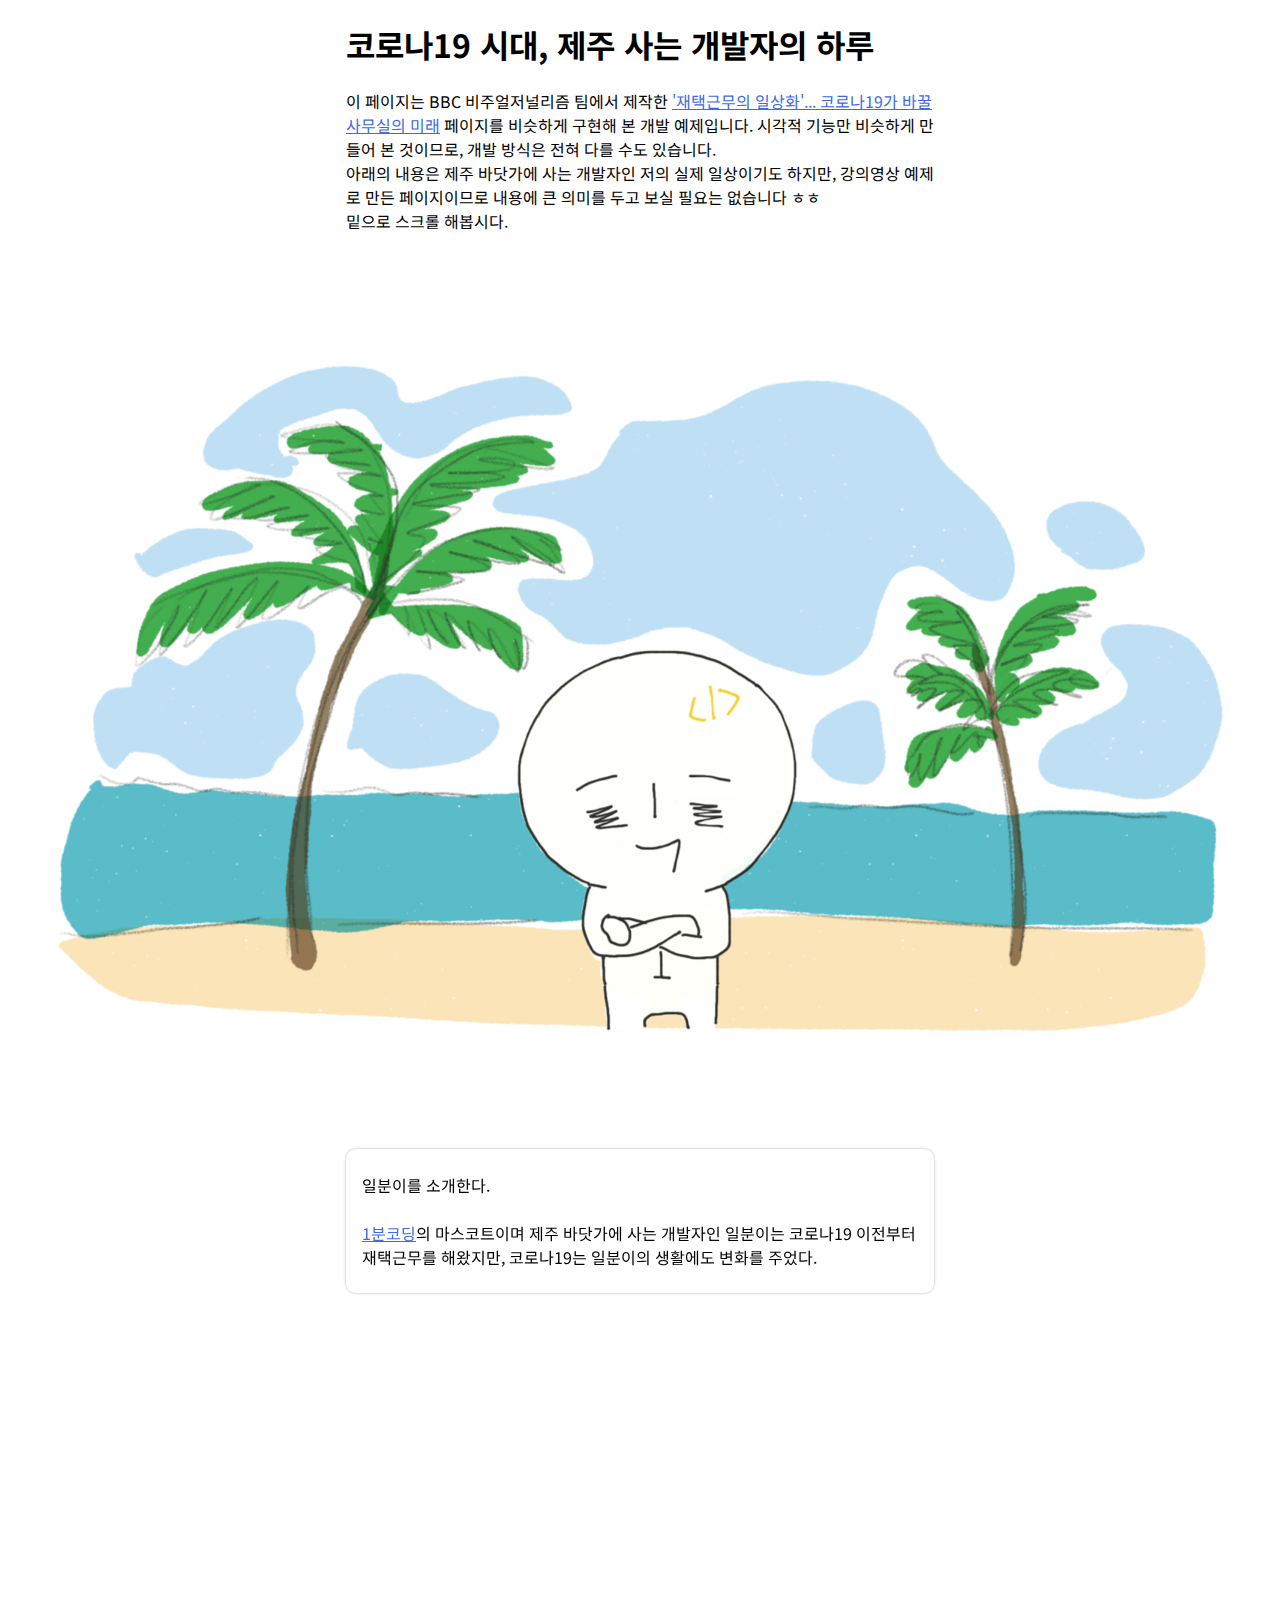
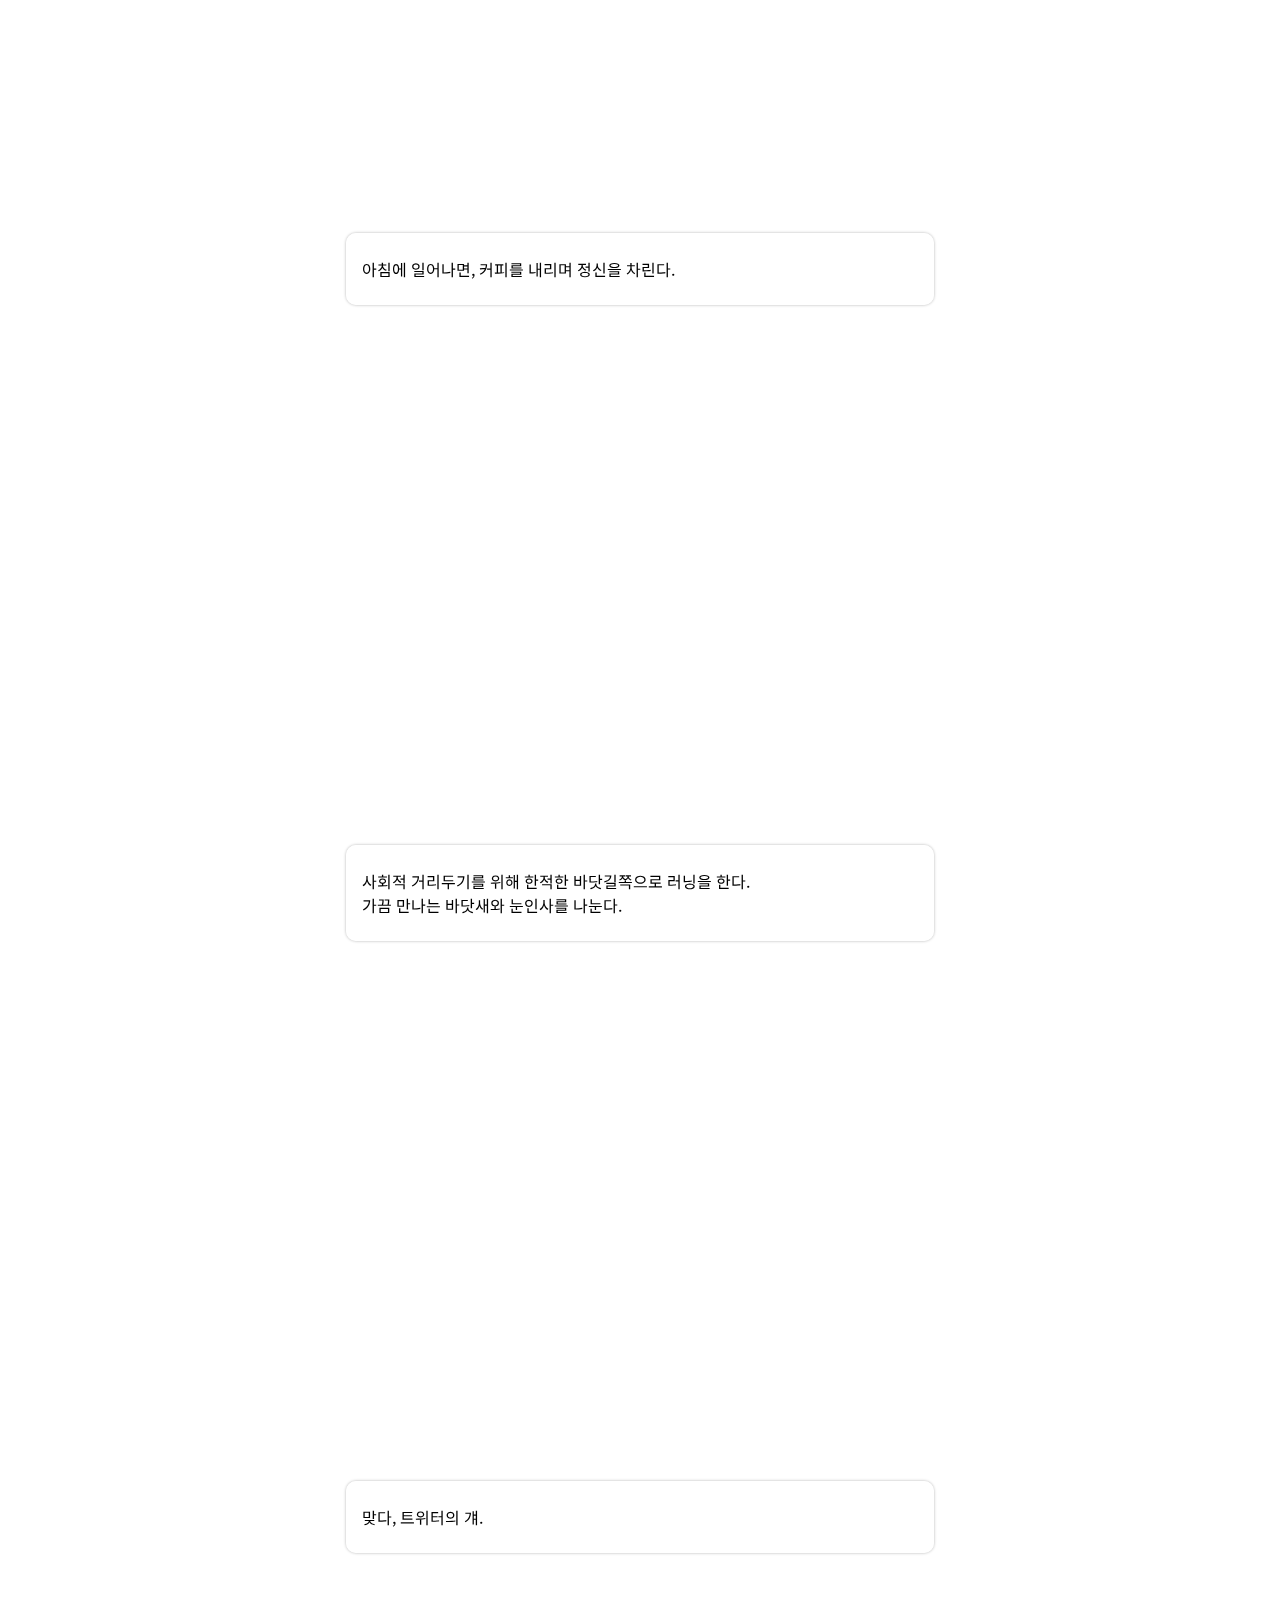
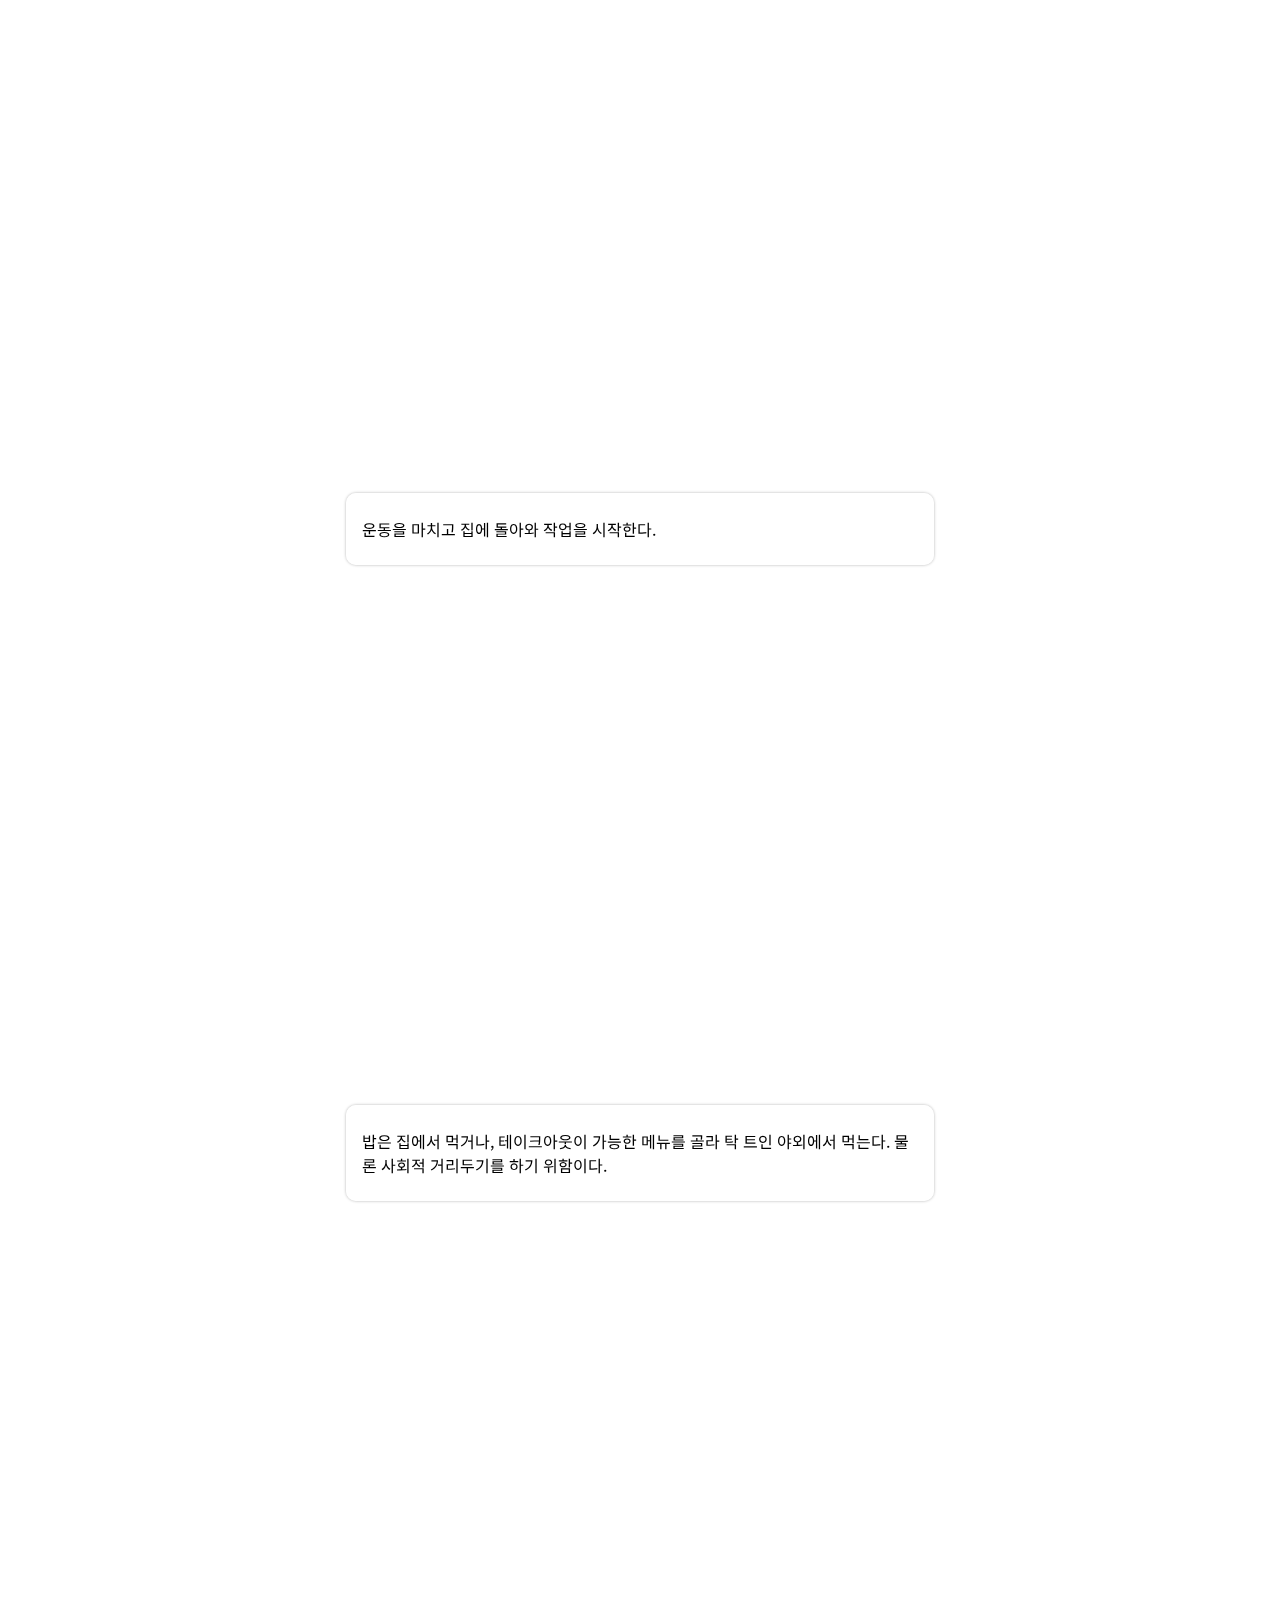
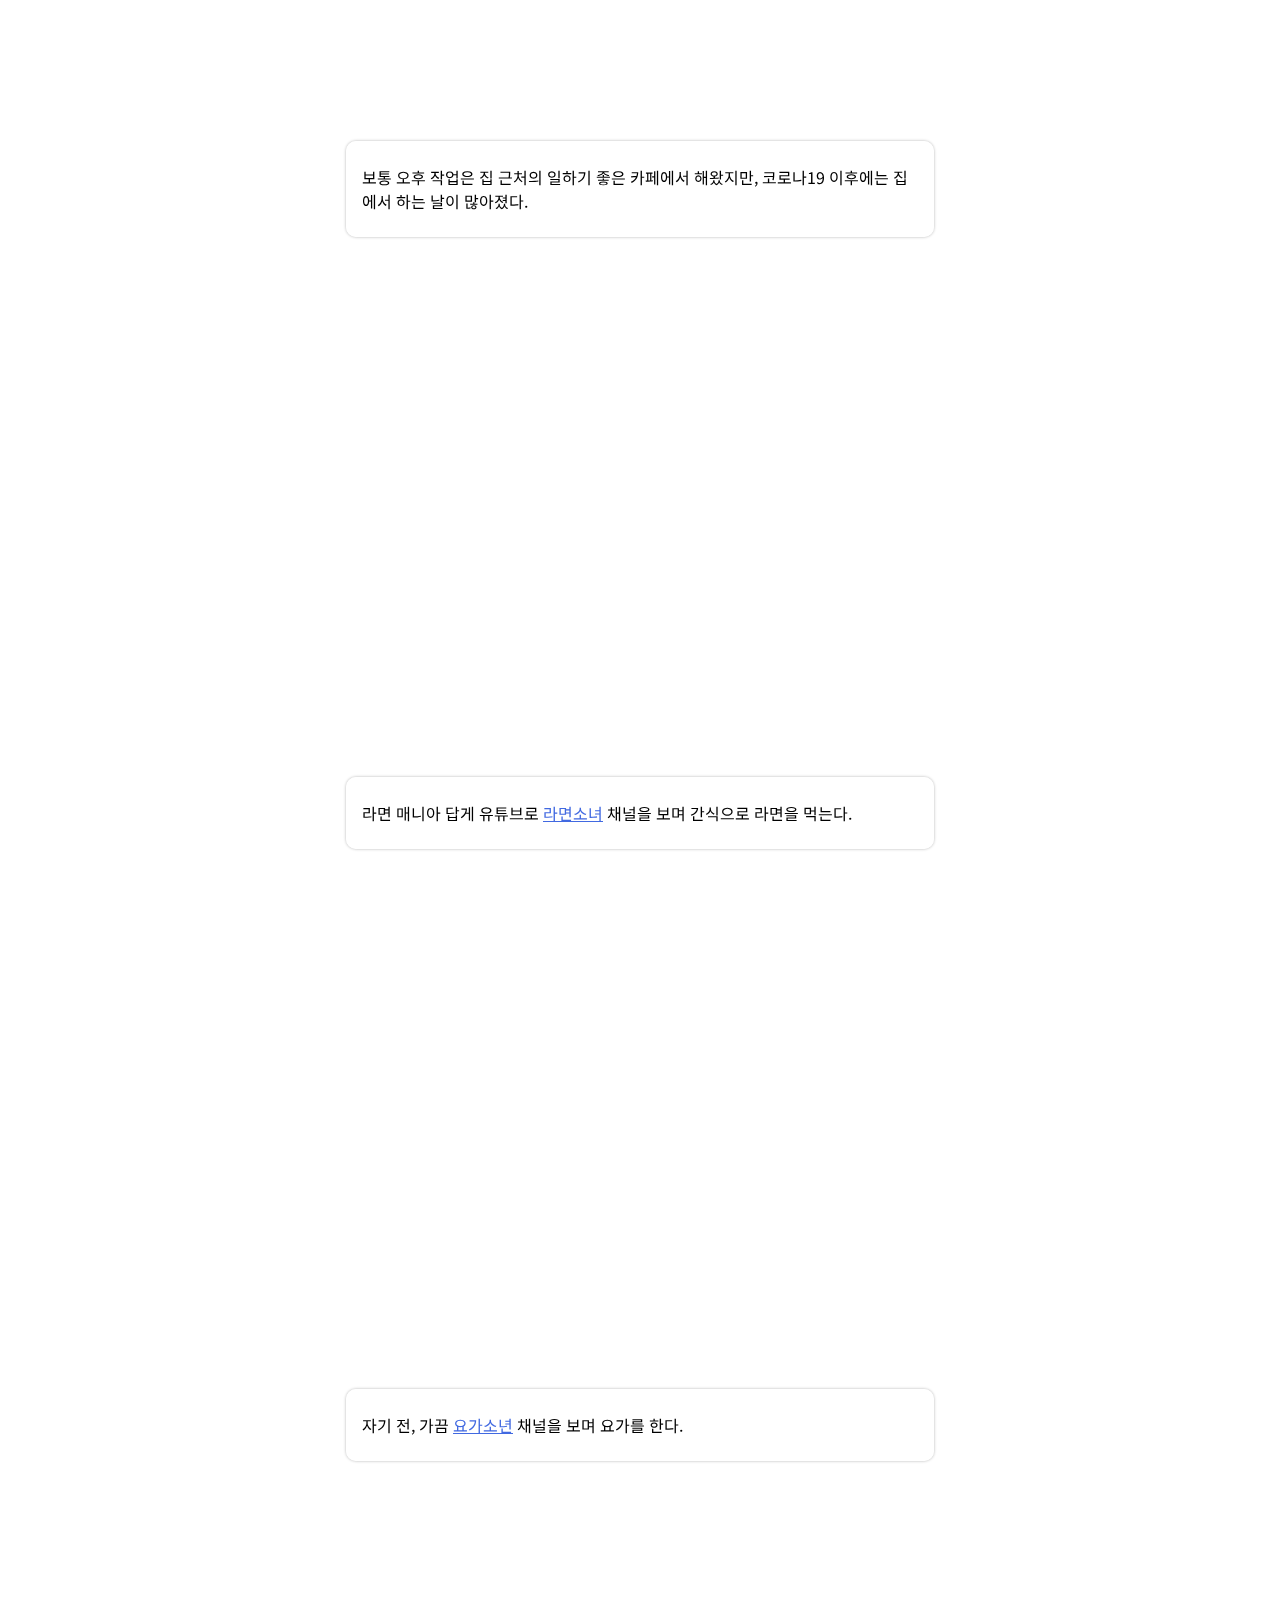
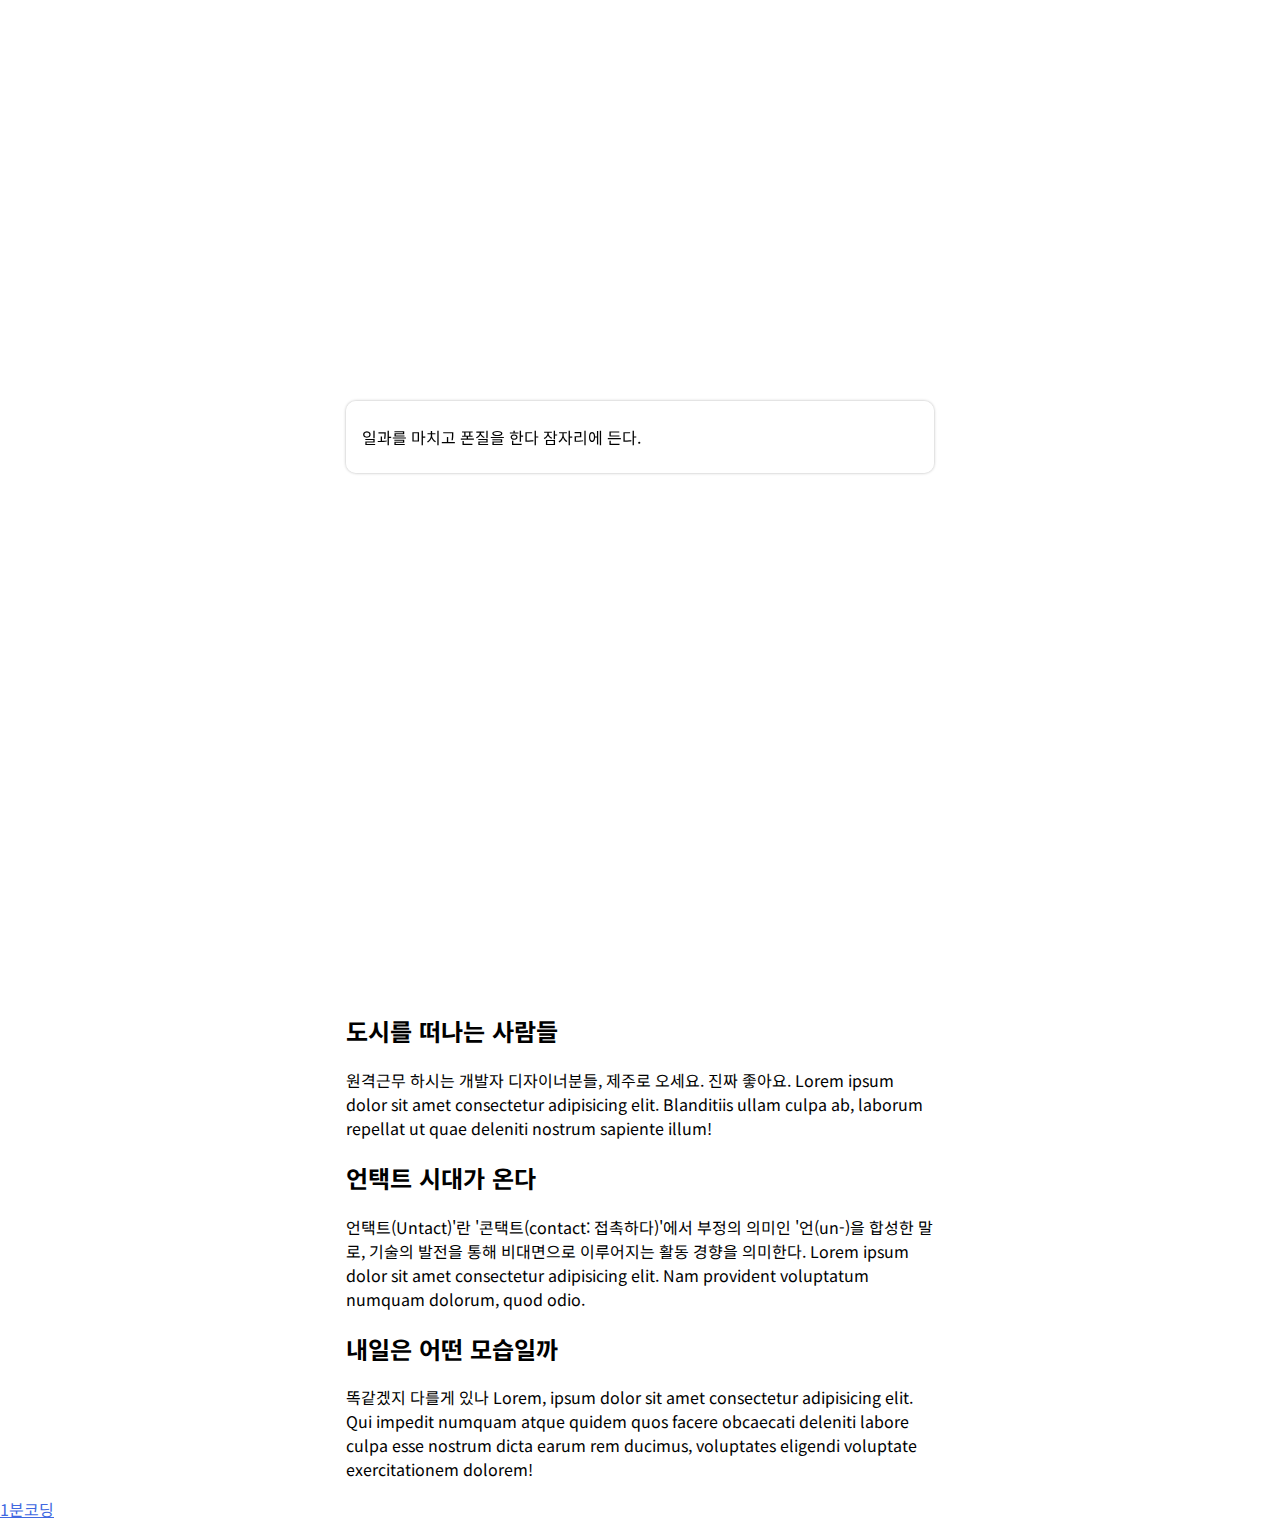
<file: 1mincoding-bbc-covid19/index.html>
<!DOCTYPE html>
<html lang="ko">
<head>
	<meta charset="UTF-8">
	<meta name="viewport" content="width=device-width, initial-scale=1.0">
	<title>1분코딩 예제 - 코로나19 시대, 제주 사는 개발자의 하루</title>
	<link href="https://fonts.googleapis.com/css2?family=Noto+Sans+KR:wght@400;700&display=swap" rel="stylesheet">
	<link rel="stylesheet" href="style.css">
</head>
<body>
	<header class="header">
		<div class="global-width">
			<h1 class="page-title">코로나19 시대, 제주 사는 개발자의 하루</h1>
			<p>
				이 페이지는 BBC 비주얼저널리즘 팀에서 제작한 <a href="https://www.bbc.com/korean/resources/idt-48d3c9a7-4063-4289-9726-611b5ea9d7b5" target="_blank">'재택근무의 일상화'... 코로나19가 바꿀 사무실의 미래</a> 페이지를 비슷하게 구현해 본 개발 예제입니다. 시각적 기능만 비슷하게 만들어 본 것이므로, 개발 방식은 전혀 다를 수도 있습니다.<br>아래의 내용은 제주 바닷가에 사는 개발자인 저의 실제 일상이기도 하지만, 강의영상 예제로 만든 페이지이므로 내용에 큰 의미를 두고 보실 필요는 없습니다 ㅎㅎ<br>밑으로 스크롤 해봅시다.
			</p>
		</div>
	</header>
	<section class="scroll-content">
		<div class="scroll-graphic">
			<div class="graphic-item"><img class="scene-img" src="images/00.png" alt=""></div>
			<div class="graphic-item"><img class="scene-img" src="images/01.png" alt=""></div>
			<div class="graphic-item" data-action="birdFlies">
				<!-- <img class="bird" src="images/bird.gif" alt=""> -->
				<img class="scene-img" src="images/02.png" alt="">
			</div>
			<div class="graphic-item"><img class="scene-img" src="images/bird.gif" alt=""></div>
			<div class="graphic-item"><img class="scene-img" src="images/03.png" alt=""></div>
			<div class="graphic-item" data-action="birdFlies2">
				<!-- <img class="bird" src="images/bird.gif" alt=""> -->
				<img class="scene-img" src="images/04.png" alt="">
			</div>
			<div class="graphic-item"><img class="scene-img" src="images/05.png" alt=""></div>
			<div class="graphic-item"><img class="scene-img" src="images/06.png" alt=""></div>
			<div class="graphic-item"><img class="scene-img" src="images/07.png" alt=""></div>
			<div class="graphic-item"><img class="scene-img" src="images/08.png" alt=""></div>
		</div>
		<div class="scroll-text global-width">
			<div class="step " data-index="1">
				<p>
					일분이를 소개한다.<br><br><a href="https://studiomeal.com" target="_blank">1분코딩</a>의 마스코트이며 제주 바닷가에 사는 개발자인 일분이는 코로나19 이전부터 재택근무를 해왔지만, 코로나19는 일분이의 생활에도 변화를 주었다.
				</p>
			</div>
			<div class="step">
				<p>
					아침에 일어나면, 커피를 내리며 정신을 차린다.
				</p>
			</div>
			<div class="step">
				<p>
					사회적 거리두기를 위해 한적한 바닷길쪽으로 러닝을 한다.<br>가끔 만나는 바닷새와 눈인사를 나눈다.
				</p>
			</div>
			<div class="step">
				<p>
					맞다, 트위터의 걔.
				</p>
			</div>
			<div class="step">
				<p>
					운동을 마치고 집에 돌아와 작업을 시작한다.
				</p>
			</div>
			<div class="step">
				<p>
					밥은 집에서 먹거나, 테이크아웃이 가능한 메뉴를 골라 탁 트인 야외에서 먹는다. 물론 사회적 거리두기를 하기 위함이다.
				</p>
			</div>
			<div class="step">
				<p>
					보통 오후 작업은 집 근처의 일하기 좋은 카페에서 해왔지만, 코로나19 이후에는 집에서 하는 날이 많아졌다.
				</p>
			</div>
			<div class="step">
				<p>
					라면 매니아 답게 유튜브로 <a href="https://www.youtube.com/channel/UCYzTR8jV9_xv1p25N2dNBQQ" target="_blank">라면소녀</a> 채널을 보며 간식으로 라면을 먹는다.
				</p>
			</div>
			<div class="step">
				<p>
					자기 전, 가끔 <a href="https://www.youtube.com/channel/UCkTRKCuFrRiXQm_gMG1uDvg" target="_blank">요가소년</a> 채널을 보며 요가를 한다.
				</p>
			</div>
			<div class="step">
				<p>
					일과를 마치고 <span class="strikethrough">폰질을 한다</span> 잠자리에 든다.
				</p>
			</div>
		</div>
	</section>
	<section class="normal-content global-width">
		<h2>도시를 떠나는 사람들</h2>
		<p>원격근무 하시는 개발자 디자이너분들, 제주로 오세요. 진짜 좋아요. Lorem ipsum dolor sit amet consectetur adipisicing elit. Blanditiis ullam culpa ab, laborum repellat ut quae deleniti nostrum sapiente illum!</p>
		<h2>언택트 시대가 온다</h2>
		<p>언택트(Untact)'란 '콘택트(contact: 접촉하다)'에서 부정의 의미인 '언(un-)을 합성한 말로, 기술의 발전을 통해 비대면으로 이루어지는 활동 경향을 의미한다. Lorem ipsum dolor sit amet consectetur adipisicing elit. Nam provident voluptatum numquam dolorum, quod odio.</p>
		<h2>내일은 어떤 모습일까</h2>
		<p>똑같겠지 다를게 있나 Lorem, ipsum dolor sit amet consectetur adipisicing elit. Qui impedit numquam atque quidem quos facere obcaecati deleniti labore culpa esse nostrum dicta earum rem ducimus, voluptates eligendi voluptate exercitationem dolorem!</p>
	</section>
	<footer class="global-footer">
		<a href="https://www.youtube.com/channel/UC_s1FC7s5YVwDImzv-WG93Q" target="blank">1분코딩</a>
	</footer>

	<script src="main.js"></script>
</body>
</html>
</file>
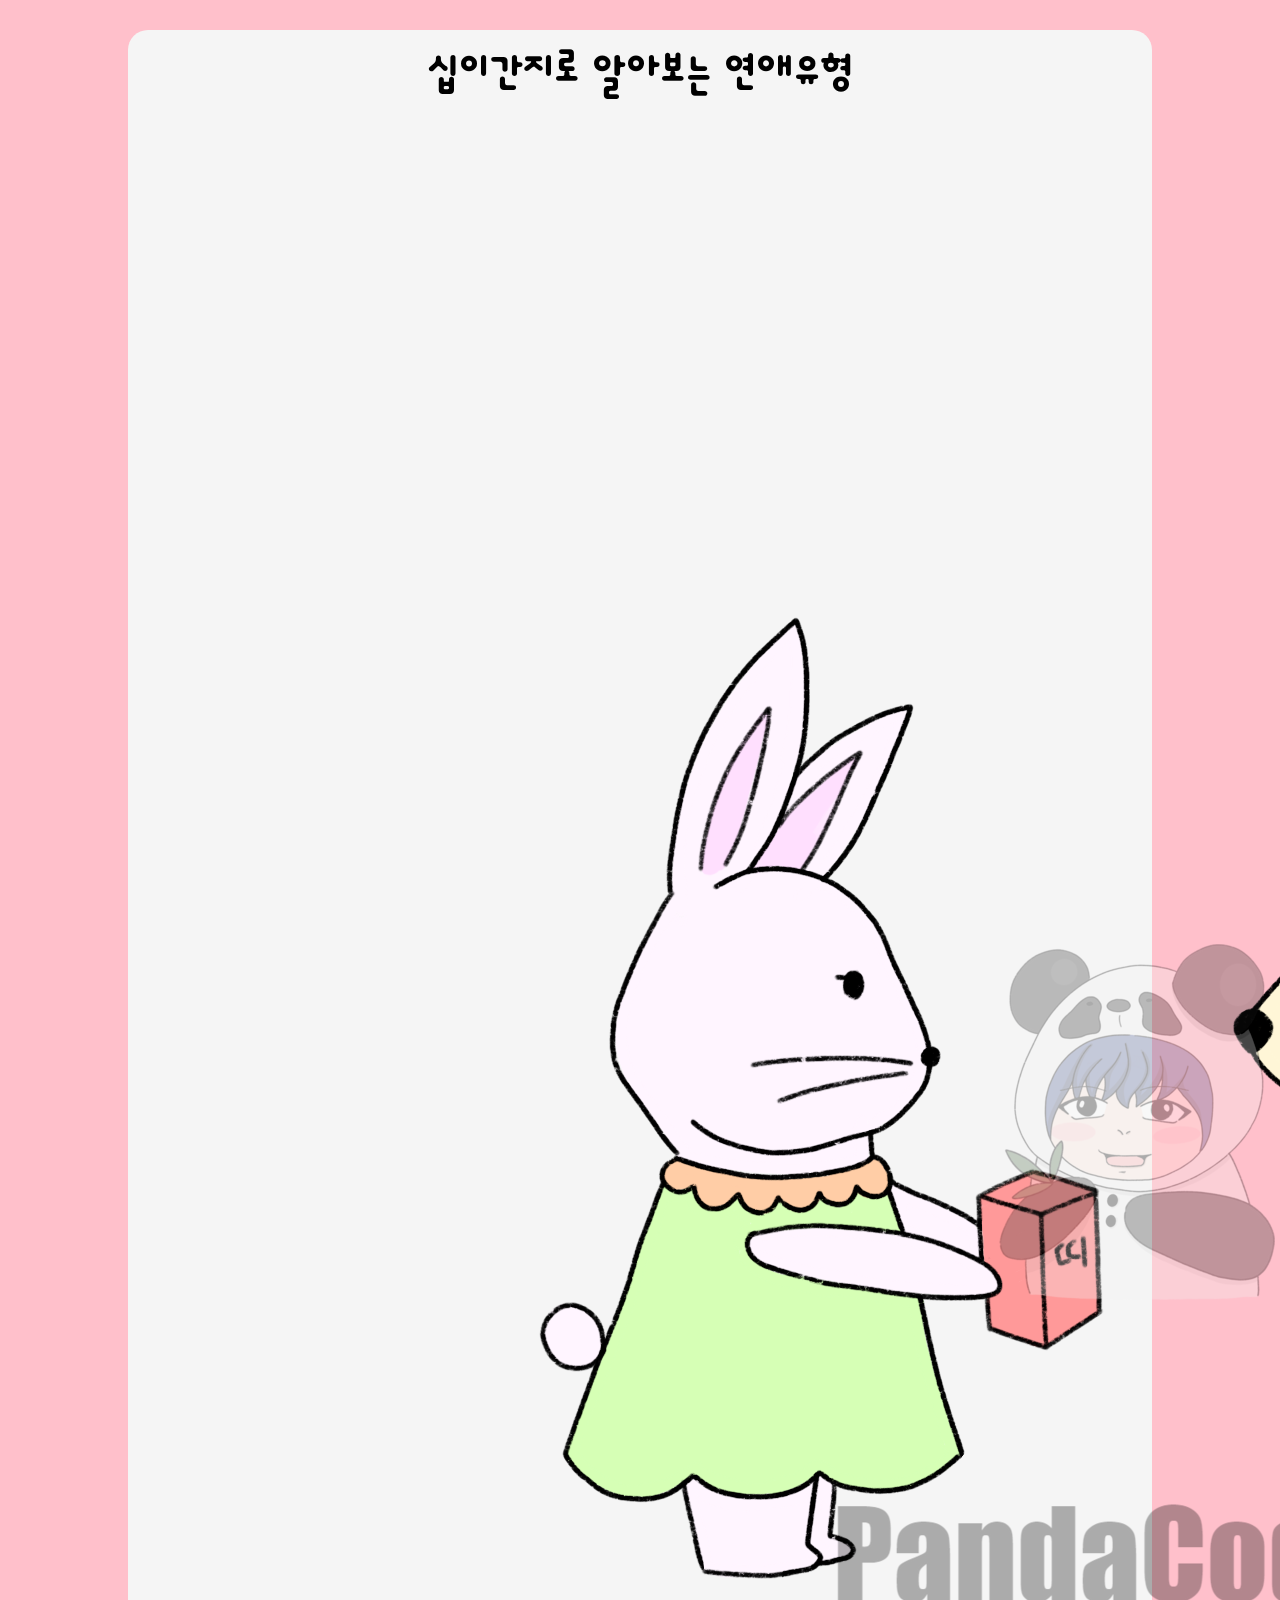
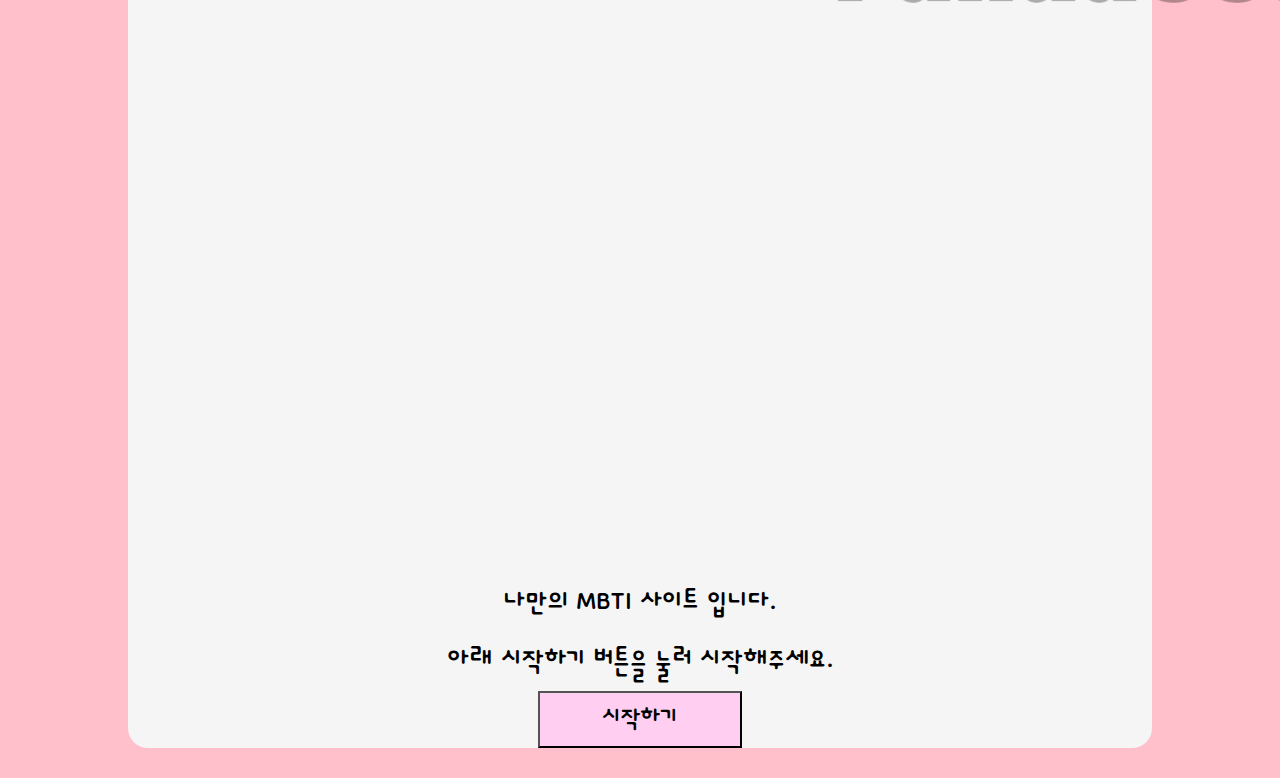
<file: twelvelovetype_Study/index.html>
<!DOCTYPE html>
<html lang="ko">
<head>
    <meta charset="UTF-8">
    <meta http-equiv="X-UA-Compatible" content="IE=edge">
    <meta name="viewport" content="width=device-width, initial-scale=1.0">
    <link href="https://cdn.jsdelivr.net/npm/bootstrap@5.2.2/dist/css/bootstrap.min.css" rel="stylesheet"
        integrity="sha384-Zenh87qX5JnK2Jl0vWa8Ck2rdkQ2Bzep5IDxbcnCeuOxjzrPF/et3URy9Bv1WTRi" crossorigin="anonymous">
    <link rel="preconnect" href="https://fonts.googleapis.com">
    <link rel="preconnect" href="https://fonts.gstatic.com" crossorigin>
    <link href="https://fonts.googleapis.com/css2?family=Dongle&display=swap" rel="stylesheet">
    <link rel="stylesheet" href="./css/index.css">
    <link rel="stylesheet" href="./css/main.css">
    <link rel="stylesheet" href="./css/qna.css">
    <link rel="stylesheet" href="./css/animation.css">
    <link rel="stylesheet" href="./css/result.css">
    <link rel="icon" href="./images/favicon.ico">
    <title>12간지로 알아보는 연애유형</title>
</head>
<body>
    <div class="container">
        <section id="main" class="pb-3 px-1">
            <h1 class="pt-5">십이간지로 알아보는 연애유형</h1>
            <div class="col-6 mx-auto">
                <img src="./images/main.png" alt="mainImage" class="img-fluid col-lg-6 col-md-12 col-sm-1 mainimg">
            </div>
            <p>
                나만의 MBTI 사이트 입니다. <br>
                아래 시작하기 버튼을 눌러 시작해주세요.
            </p>
            <button type="button" class="btn btn-outline-anger mt-3" onclick="js:begain()">시작하기</button>
        </section>
        <section id="qna">
            <div class="status mx-auto mt-5">
                <div class="statusBar">

                </div>
            </div>
            <div class="qBox my-5 py-3 mx-auto">
            </div>
            <div class="answerBox">
            </div>
        </section>
        <seaction id="result">
            <h1 class="pt-5">당신의 결과는?</h1>
            <div id="resultIMG" class="col-6 mx-auto">
                <div class="resultname">

                </div>
                <div id="resultImg" class="col-lg-6 col-md-8 col-sm-12 col- mx-auto">

                </div>
                <div class="resultdesc">

                </div>
                <button type="button">처음으로</button>
            </div>
        </seaction>
        <script src="./Js/data.js"></script>
        <script src="./Js/start.js" charset="utf-8"></script>
    </div>
</body>
</html>
</file>
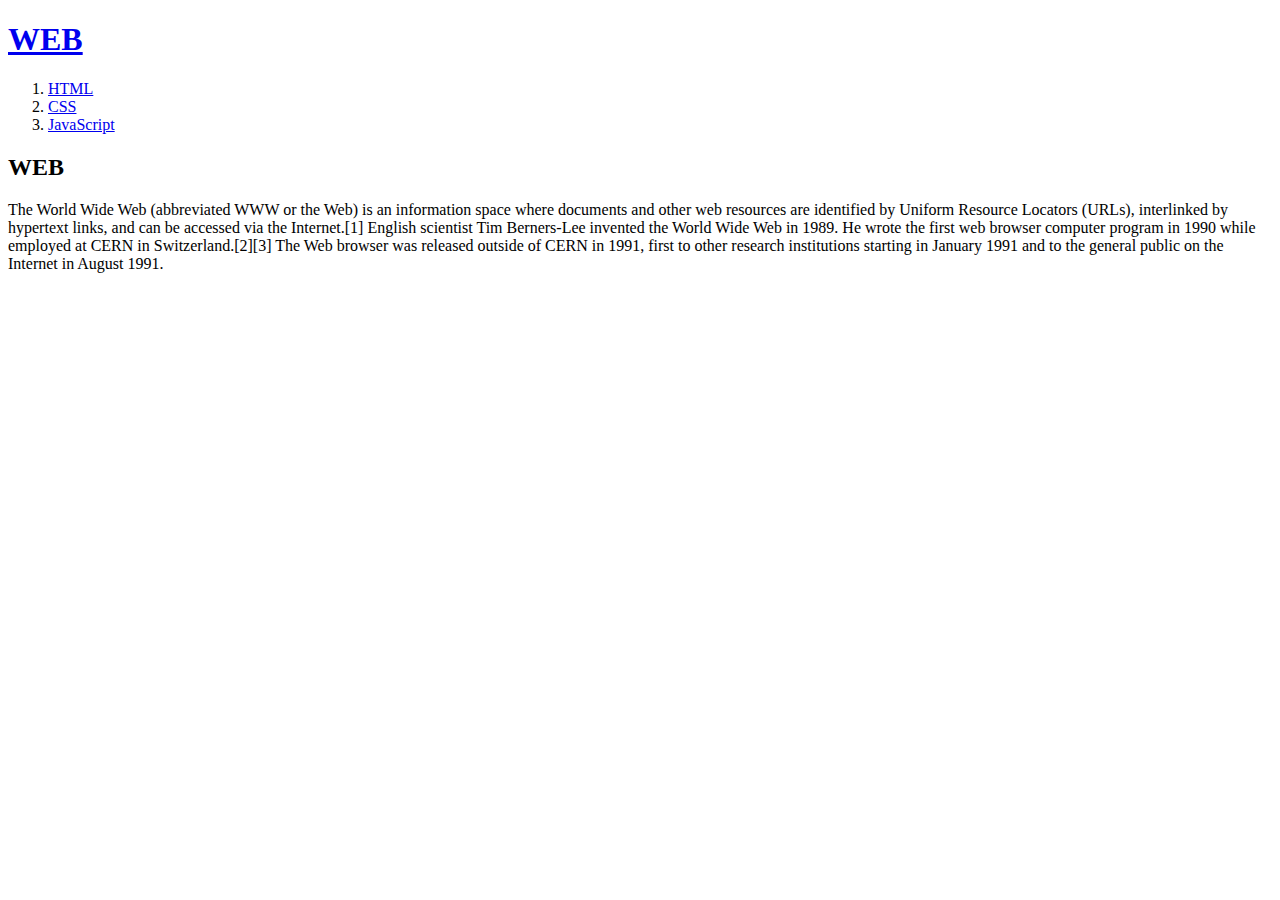
<file: node.js/web1_html/index.html>
<!doctype html>
<html>
<head>
  <title>WEB1 - Welcome</title>
  <meta charset="utf-8">
</head>
<body>
  <h1><a href="index.html">WEB</a></h1>
  <ol>
    <li><a href="1.html">HTML</a></li>
    <li><a href="2.html">CSS</a></li>
    <li><a href="3.html">JavaScript</a></li>
  </ol>
  <h2>WEB</h2>
  <p>The World Wide Web (abbreviated WWW or the Web) is an information space where documents and other web resources are identified by Uniform Resource Locators (URLs), interlinked by hypertext links, and can be accessed via the Internet.[1] English scientist Tim Berners-Lee invented the World Wide Web in 1989. He wrote the first web browser computer program in 1990 while employed at CERN in Switzerland.[2][3] The Web browser was released outside of CERN in 1991, first to other research institutions starting in January 1991 and to the general public on the Internet in August 1991.
  </p>
</body>
</html>
</file>
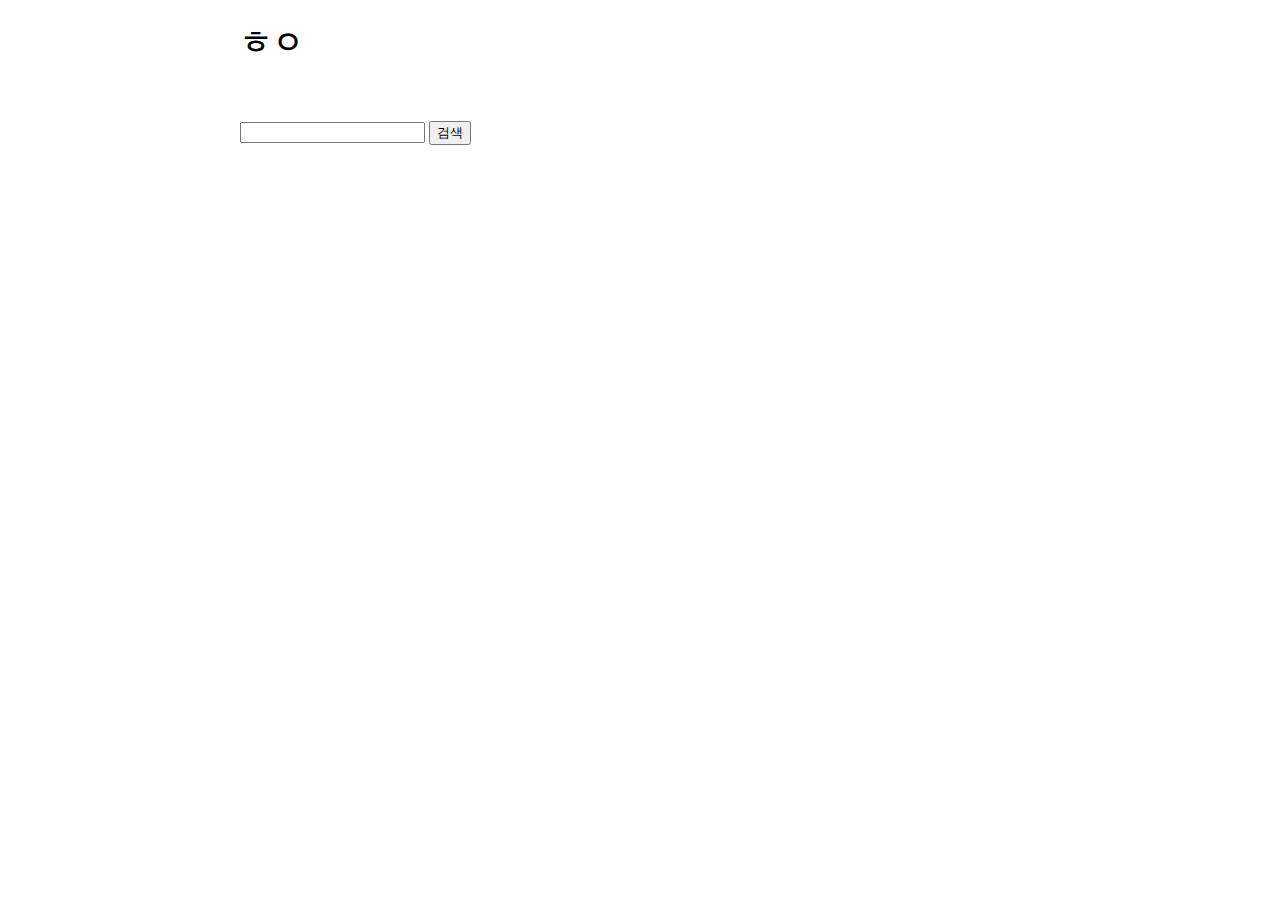
<file: API_Study/test.html>
<!DOCTYPE html>
<html lang="en">

<head>
    <meta charset="UTF-8">
    <meta http-equiv="X-UA-Compatible" content="IE=edge">
    <meta name="viewport" content="width=device-width, initial-scale=1.0">
    <script src="https://code.jquery.com/jquery-3.6.1.js"
    integrity="sha256-3zlB5s2uwoUzrXK3BT7AX3FyvojsraNFxCc2vC/7pNI=" crossorigin="anonymous"></script>
    <script src="./test.js" defer></script>
    <link rel="stylesheet" href="./test.css">
    <title>Document</title>
</head>

<body>
    <h1>ㅎㅇ</h1>
    <input type="text" id="bookname" value="">
    <button id="search">검색</button>

    <span></span>
</body>

</html>
</file>
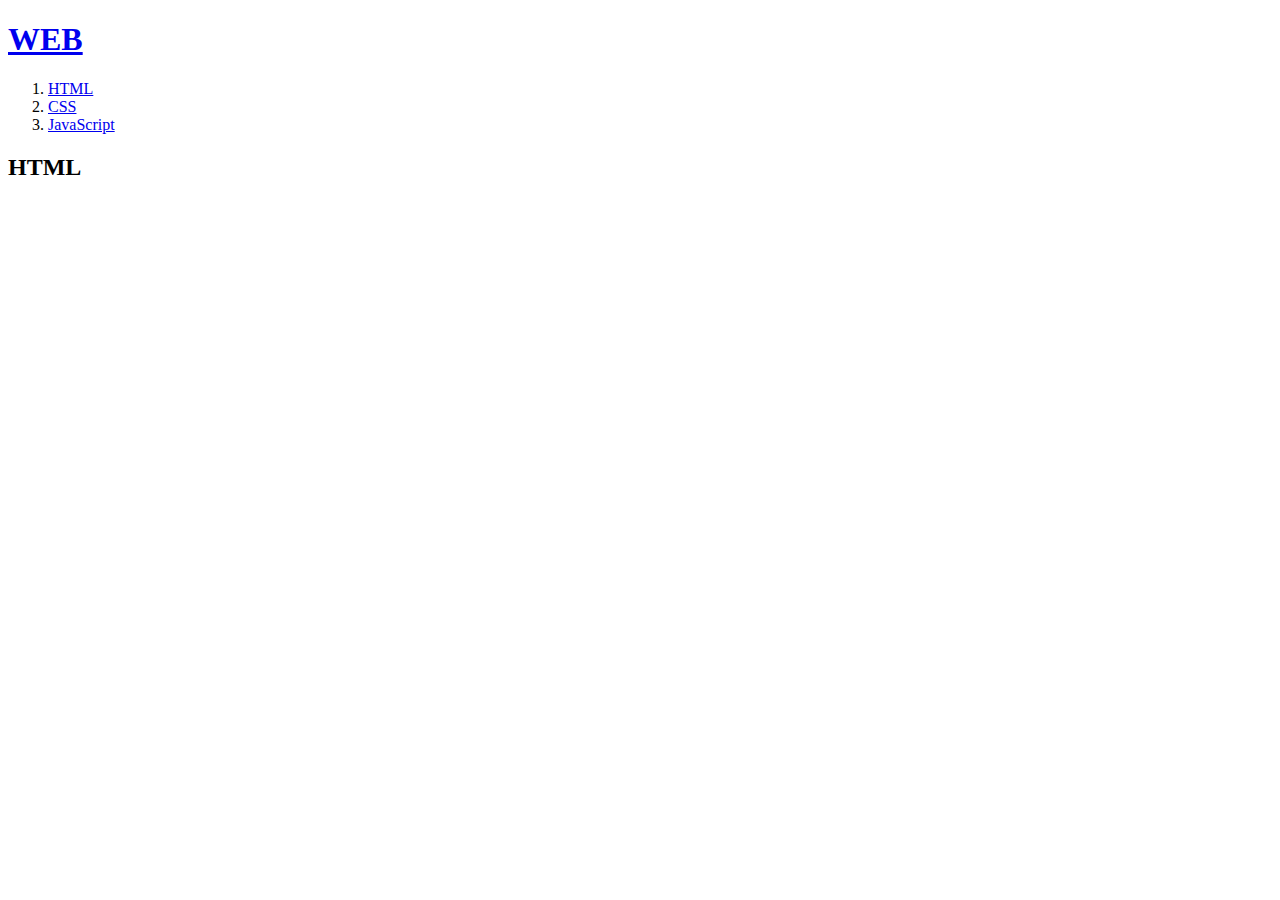
<file: node.js/web1_html/1.html>
<!doctype html>
<html>

<head>
  <title>WEB1 - HTML</title>
  <meta charset="utf-8">
</head>

<body>
  <h1><a href="index.html">WEB</a></h1>
  <ol>
    <li><a href="1.html">HTML</a></li>
    <li><a href="2.html">CSS</a></li>
    <li><a href="3.html">JavaScript</a></li>
  </ol>
  <h2>HTML</h2>
  
</body>

</html>
</file>
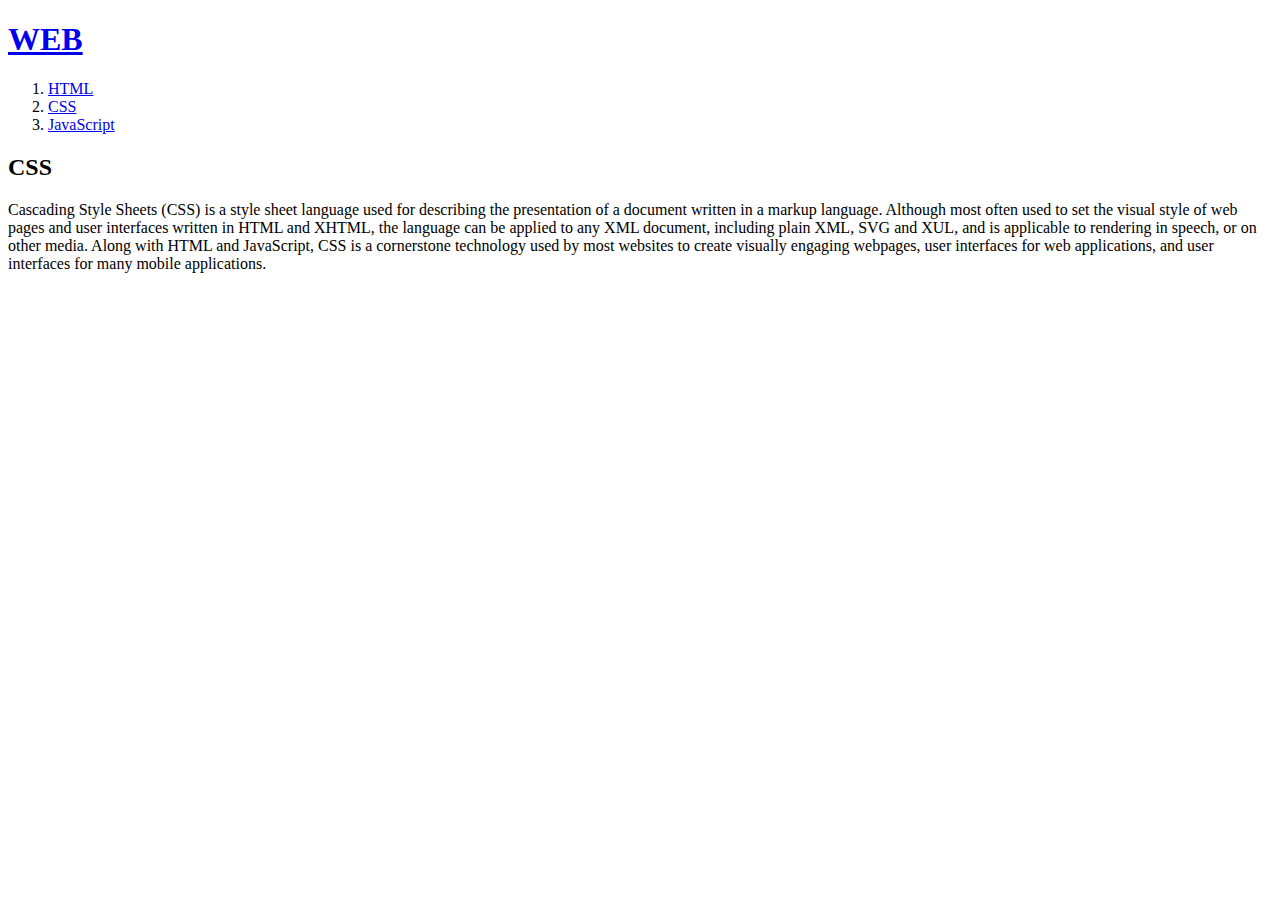
<file: node.js/web1_html/2.html>
<!doctype html>
<html>

<head>
  <title>WEB1 - CSS</title>
  <meta charset="utf-8">
</head>

<body>
  <h1><a href="index.html">WEB</a></h1>
  <ol>
    <li><a href="1.html">HTML</a></li>
    <li><a href="2.html">CSS</a></li>
    <li><a href="3.html">JavaScript</a></li>
  </ol>
  <h2>CSS</h2>
  <p>
    Cascading Style Sheets (CSS) is a style sheet language used for describing the presentation of a document written in
    a markup language. Although most often used to set the visual style of web pages and user interfaces written in HTML
    and XHTML, the language can be applied to any XML document, including plain XML, SVG and XUL, and is applicable to
    rendering in speech, or on other media. Along with HTML and JavaScript, CSS is a cornerstone technology used by most
    websites to create visually engaging webpages, user interfaces for web applications, and user interfaces for many
    mobile applications.
  </p>
</body>

</html>
</file>
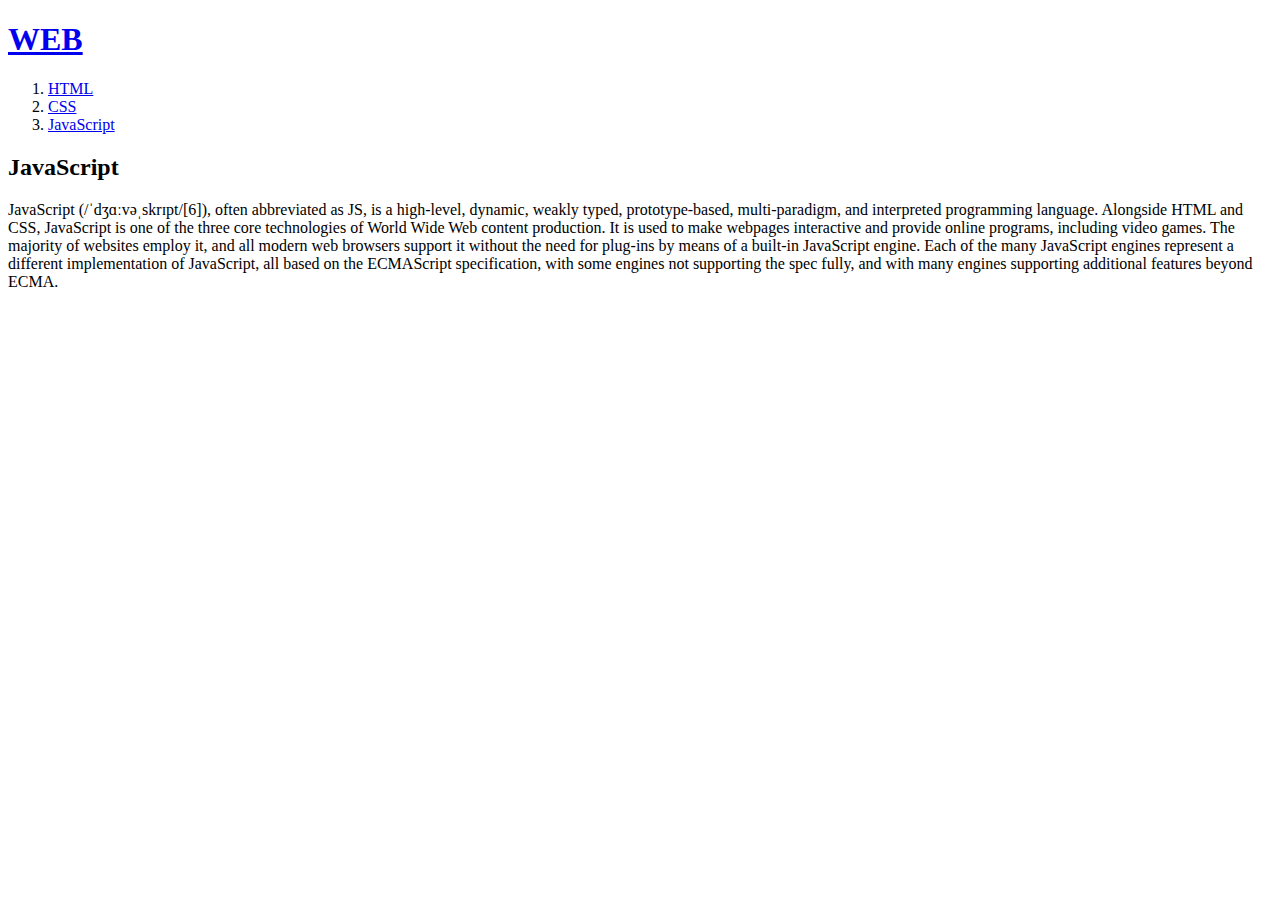
<file: node.js/web1_html/3.html>
<!doctype html>
<html>
<head>
  <title>WEB1 - JavaScript</title>
  <meta charset="utf-8">
</head>
<body>
  <h1><a href="index.html">WEB</a></h1>
  <ol>
    <li><a href="1.html">HTML</a></li>
    <li><a href="2.html">CSS</a></li>
    <li><a href="3.html">JavaScript</a></li>
  </ol>
  <h2>JavaScript</h2>
  <p>
    JavaScript (/ˈdʒɑːvəˌskrɪpt/[6]), often abbreviated as JS, is a high-level, dynamic, weakly typed, prototype-based, multi-paradigm, and interpreted programming language. Alongside HTML and CSS, JavaScript is one of the three core technologies of World Wide Web content production. It is used to make webpages interactive and provide online programs, including video games. The majority of websites employ it, and all modern web browsers support it without the need for plug-ins by means of a built-in JavaScript engine. Each of the many JavaScript engines represent a different implementation of JavaScript, all based on the ECMAScript specification, with some engines not supporting the spec fully, and with many engines supporting additional features beyond ECMA.
  </p>
</body>
</html>
</file>
<file: 1mincoding-bbc-covid19/style.css>
html {
	font-family: 'Noto Sans KR', sans-serif;
}
body {
	margin: 0;
}
div, section, header, footer, p, h1, h2 {
	box-sizing: border-box;
}
a {
	color: royalblue;
}
img {
	max-width: 100%;
	height: auto;
}

.global-width {
	max-width: 620px;
	margin: 0 auto;
	padding: 0 1rem;
}

.scroll-graphic {
	position: sticky;
	top: 0;
	height: 100vh;
}

.graphic-item {
	display: flex;
	align-items: center;
	justify-content: center;
	position: absolute;
	left: 0;
	top: 0;
	width: 100%;
	height: 100%;
	opacity: 0;
	transition: 0.6s;
}

.visible {
	opacity: 1;
}

.scene-img {
	max-height: 100vh;
}

.scroll-text {
	position: relative;
}

.step {
	margin-bottom: 60vh;
	padding: 0.5rem 1rem;
	background: rgba(255, 255, 255,0.8);
	border-radius: 10px;
	box-shadow: rgba(0, 0, 0, 0.3) 0 0 3px;
}
</file>
<file: twelvelovetype_Study/css/index.css>
* {
    margin: 0;
    padding: 0;
    font-family: 'Dongle', sans-serif;
}

#main {
    background: whitesmoke;
    width: 100%;
    height: 100%;
    margin: 50% auto;
    text-align: center;
    border-radius: 20px;
}

#main>p {
    font-size: 24px;
}

.btn {
    background: #ed66c7;
}

@media (min-width: 1200px) {
    * {
        margin: 0;
        padding: 0;
        font-family: 'Dongle', sans-serif;
    }
    
    #main {
        background: whitesmoke;
        width: 80%;
        margin: 30px auto;
        text-align: center;
        border-radius: 20px;
    }

    #main>h1 {
        font-size: 60px;
    }
    
    #main>p {
        font-size: 40px;
    }

    .btn {
        background: #ffcef1;
        width: 20%;
        height: 20%;
        font-size: 36px;
    }

    .btn:hover,.btn:focus {
        background: #ff9be3;
        color: #fff;
    }
}
</file>
<file: twelvelovetype_Study/css/main.css>
body {
    background: pink;
}
</file>
<file: twelvelovetype_Study/css/qna.css>
#qna {
    display: none;
}

.qBox {
    background: whitesmoke;
    text-align: center;
    border-radius: 20px;
    font-size: 24px;
    width: 80%;
}

.answerList {
    background: whitesmoke;
    border-radius: 20px;
    font-size: 20px;
    display: block;
    width: 80%;
    border: 0px;
}

.answerBox {
    margin-top: 30px;
}

.answerList:hover,
.answerList:focus {
    background: rgba(255, 148, 167, 0.493);
    color: whitesmoke;
    font-size: 26px;
}

.status {
    width: 80%;
    height: 20px;
    background: #fff;
    border-radius: 20px;
}

.statusBar {
    height: 100%;
    background: rgba(151, 41, 255, 0.459);
    border-radius: 20px;
}

@media (min-width:1200px) {
    #qna {
        display: none;
    }
    
    .qBox {
        background: whitesmoke;
        text-align: center;
        border-radius: 20px;
        font-size: 50px;
        width: 80%;
    }
    
    .answerList {
        background: whitesmoke;
        border-radius: 20px;
        font-size: 30px;
        display: block;
        width: 80%;
        border: 0px;
        margin-top: 50px;
    }
    
    .answerBox {
        margin-top: 30px;
    }
    
    .answerList:hover,
    .answerList:focus {
        background: rgba(255, 148, 167, 0.493);
        color: whitesmoke;
        font-size: 30px;
    }
    
    .status {
        width: 80%;
        height: 20px;
        background: #fff;
        border-radius: 20px;
    }
    
    .statusBar {
        height: 100%;
        background: rgba(151, 41, 255, 0.459);
        border-radius: 20px;
    }
}
</file>
<file: twelvelovetype_Study/css/animation.css>
@keyframes fadein {
    form {
        opacity: 0;
    }
    to {
        opacity: 1;
    }
}

@keyframes fadeout {
    form {
        opacity: 1;
    }
    to {
        opacity: 0;
    }
}

@-webkit-keyframes fadein {
    form {
        opacity: 0;
    }
    to {
        opacity: 1;
    }
}

@-webkit-keyframes fadeout {
    form {
        opacity: 1;
    }
    to {
        opacity: 0;
    }
}

.fadein {
    animation: fadein;
    animation-duration: .5s;
}

.fadeout {
    animation: fadeout;
    animation-duration: .5s;
}
</file>
<file: twelvelovetype_Study/css/result.css>
#result {
    display: none;
    background: whitesmoke;
    width: 80%;
    text-align: center;
    border-radius: 20px;
    margin: 30px auto;
}

.resultdesc {
    font-size: 20px;
    margin: 20px;
}

#resultImg {
    width: 100px;
    height: 50px;
}

@media (min-width:1200px) {
    #result {
        display: none;
        background: whitesmoke;
        width: 80%;
        text-align: center;
        border-radius: 20px;
        margin: 50px auto;
    }

    #result > h1 {
        font-size: 60px;
    }

    .resultname {
        font-size: 36px;
    }
    
    #resultImg {
        width: 60%;
        height: 60%;
    }

    .resultdesc {
        font-size: 28px;
        margin: 20px;
    }

    #result button {
        width: 40%;
        height: 100%;
        font-size: 26px;
        margin-bottom: 30px;
    }
    
}
</file>
<file: API_Study/test.css>
body {
    width: 800px;
    height: 100vh;
    margin: 0 auto;
}

p {
    display: flex;
    flex-direction: column;

}

a {
    text-decoration: none;
    color: black;
    transition: 0.15;
}

a:hover {
    color: rgb(191, 157, 209);
}

span {
    display: inline-block;
    align-items: center;
    margin-top: 50px;
}

img {
    width: 16%;
}
</file>
